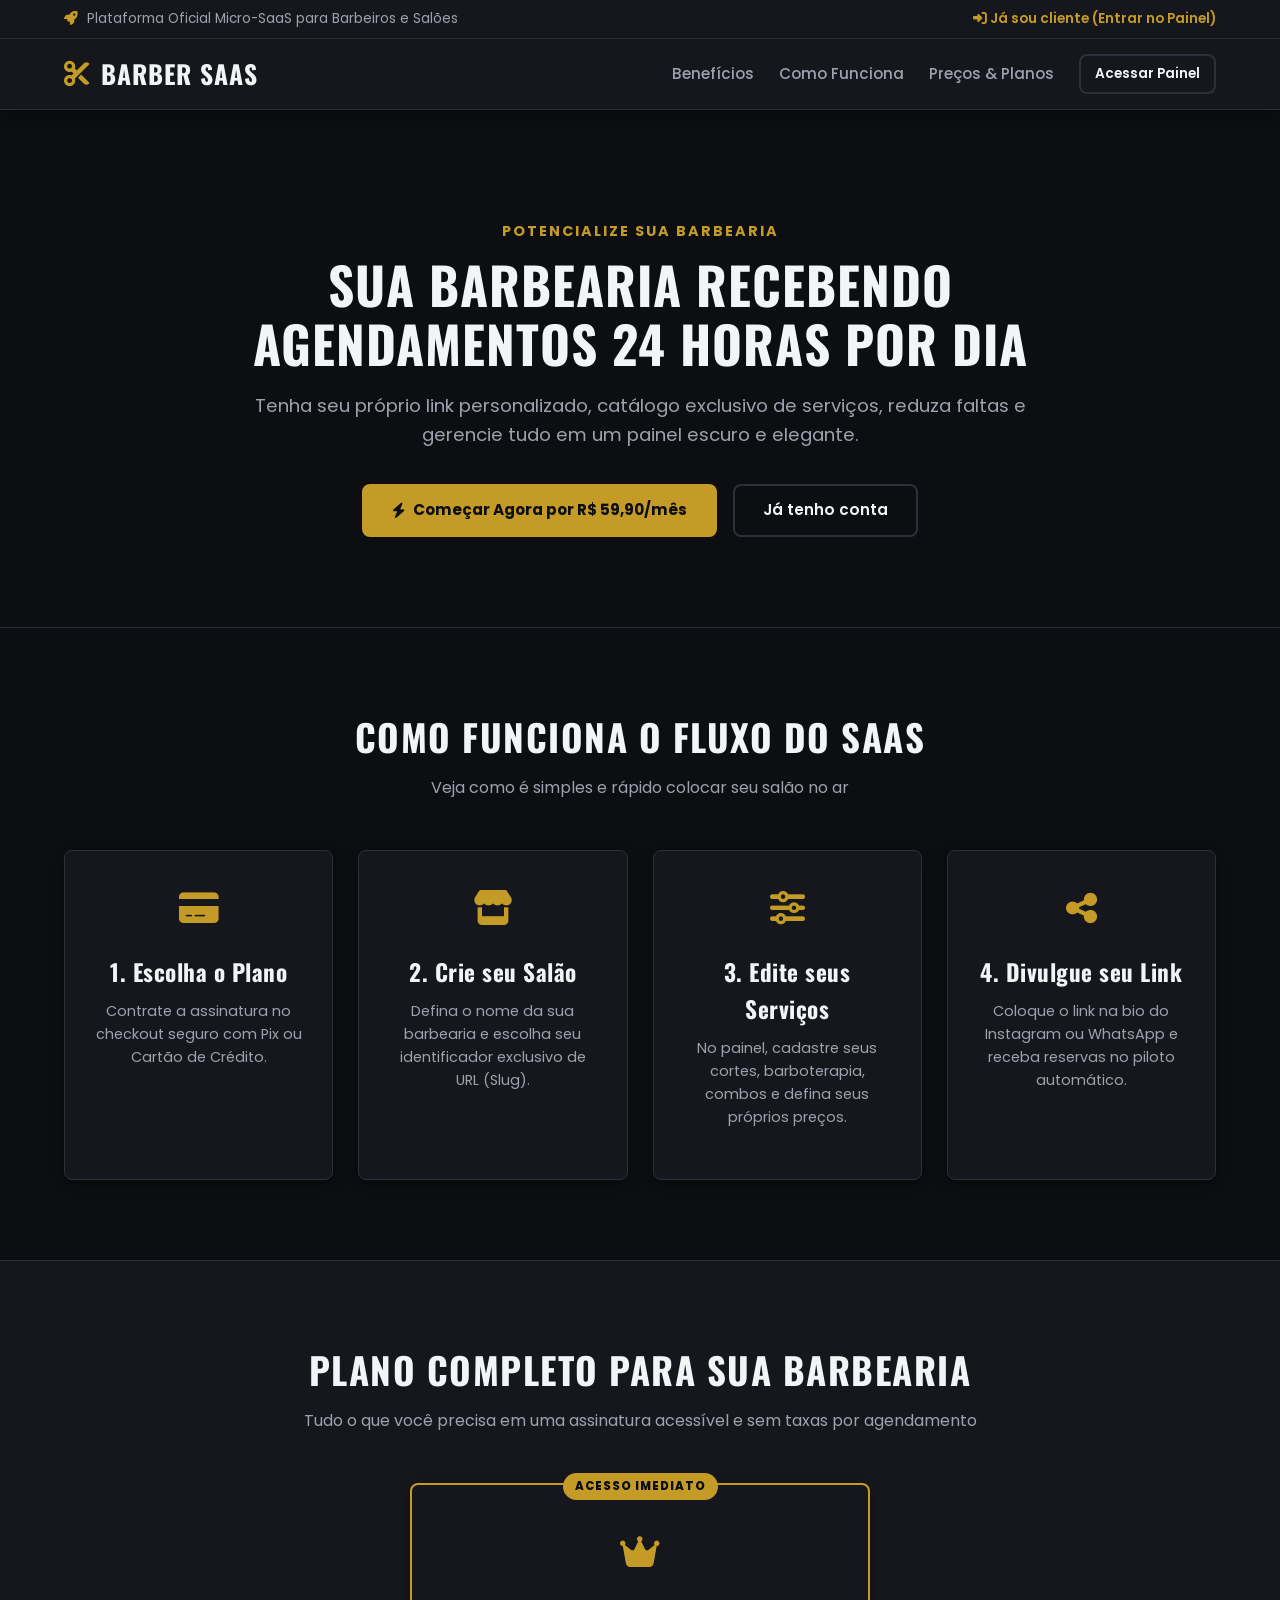
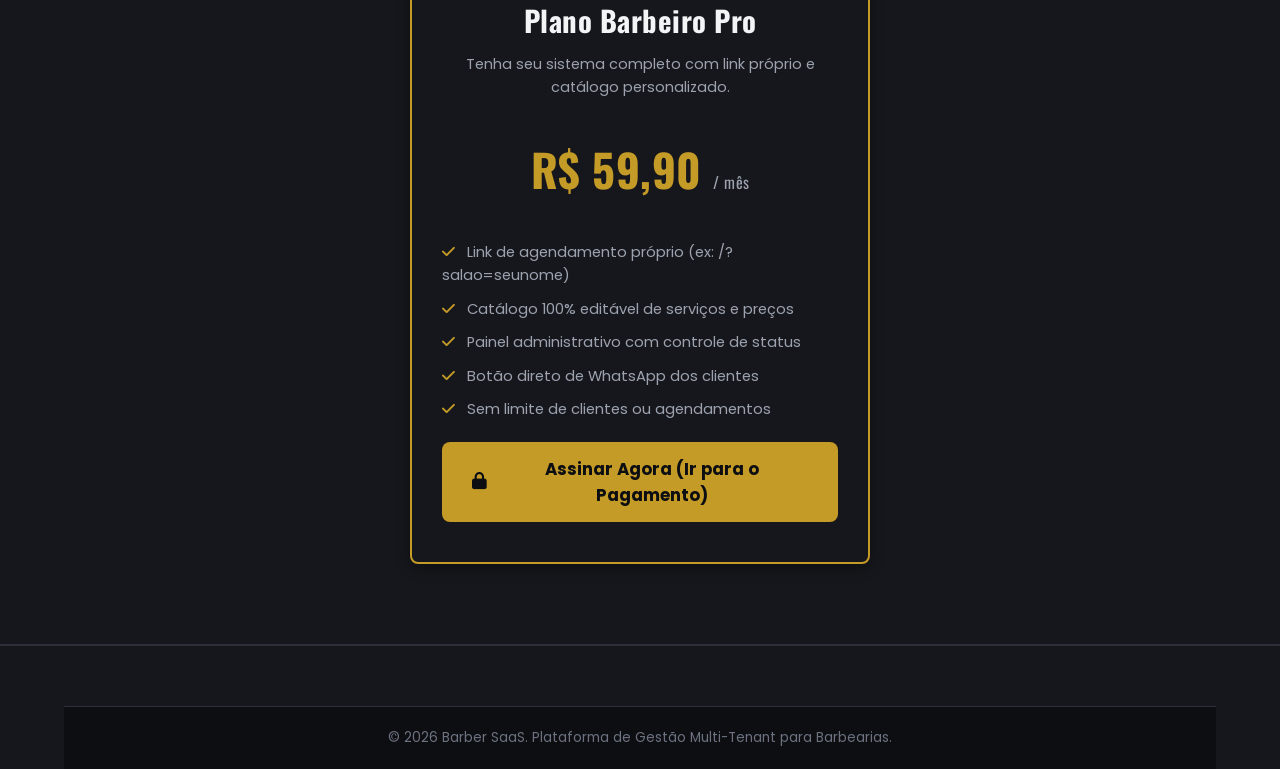
<file: landing_comercial.html>
<!DOCTYPE html>
<html lang="pt-br">
<head>
    <meta charset="UTF-8">
    <meta name="viewport" content="width=device-width, initial-scale=1.0">
    <title>Barber SaaS - O Sistema Definitivo para sua Barbearia</title>
    
    <!-- Google Fonts: Oswald & Poppins -->
    <link rel="preconnect" href="https://fonts.googleapis.com">
    <link rel="preconnect" href="https://fonts.gstatic.com" crossorigin>
    <link href="https://fonts.googleapis.com/css2?family=Oswald:wght@400;500;600;700&family=Poppins:wght@300;400;500;600;700&display=swap" rel="stylesheet">
    
    <!-- Font Awesome -->
    <link rel="stylesheet" href="https://cdnjs.cloudflare.com/ajax/libs/font-awesome/6.4.0/css/all.min.css">
    
    <!-- CSS Dark / Vintage -->
    <link rel="stylesheet" href="style.css">
</head>
<body>

    <!-- TOPBAR -->
    <div class="top-bar">
        <div class="container top-bar-content">
            <div class="top-info">
                <span><i class="fas fa-rocket"></i> Plataforma Oficial Micro-SaaS para Barbeiros e Salões</span>
            </div>
            <div>
                <a href="login.html" style="color: var(--accent-gold); text-decoration: none; font-weight: 600;">
                    <i class="fas fa-sign-in-alt"></i> Já sou cliente (Entrar no Painel)
                </a>
            </div>
        </div>
    </div>

    <!-- CABEÇALHO COMERCIAL -->
    <header class="header">
        <div class="container navbar">
            <a href="landing_comercial.html" class="logo">
                <i class="fas fa-scissors"></i> BARBER SAAS
            </a>

            <nav class="nav-menu">
                <ul>
                    <li><a href="#beneficios" class="nav-link">Benefícios</a></li>
                    <li><a href="#como-funciona" class="nav-link">Como Funciona</a></li>
                    <li><a href="#planos" class="nav-link">Preços & Planos</a></li>
                    <li><a href="login.html" class="btn btn-outline btn-sm">Acessar Painel</a></li>
                </ul>
            </nav>
        </div>
    </header>

    <!-- HERO COMERCIAL -->
    <section class="hero">
        <div class="container hero-content">
            <span class="sub-title">POTENCIALIZE SUA BARBEARIA</span>
            <h1>SUA BARBEARIA RECEBENDO AGENDAMENTOS 24 HORAS POR DIA</h1>
            <p>Tenha seu próprio link personalizado, catálogo exclusivo de serviços, reduza faltas e gerencie tudo em um painel escuro e elegante.</p>
            <div class="hero-btns">
                <a href="#planos" class="btn btn-primary"><i class="fas fa-bolt"></i> Começar Agora por R$ 59,90/mês</a>
                <a href="login.html" class="btn btn-outline">Já tenho conta</a>
            </div>
        </div>
    </section>

    <!-- SEÇÃO COMO FUNCIONA (O FLUXO) -->
    <section id="como-funciona" class="section">
        <div class="container">
            <div class="section-title">
                <h2>COMO FUNCIONA O FLUXO DO SAAS</h2>
                <p>Veja como é simples e rápido colocar seu salão no ar</p>
            </div>

            <div class="services-grid" style="grid-template-columns: repeat(auto-fit, minmax(240px, 1fr));">
                <div class="service-card">
                    <div class="service-icon"><i class="fas fa-credit-card"></i></div>
                    <h3>1. Escolha o Plano</h3>
                    <p>Contrate a assinatura no checkout seguro com Pix ou Cartão de Crédito.</p>
                </div>

                <div class="service-card">
                    <div class="service-icon"><i class="fas fa-store"></i></div>
                    <h3>2. Crie seu Salão</h3>
                    <p>Defina o nome da sua barbearia e escolha seu identificador exclusivo de URL (Slug).</p>
                </div>

                <div class="service-card">
                    <div class="service-icon"><i class="fas fa-sliders-h"></i></div>
                    <h3>3. Edite seus Serviços</h3>
                    <p>No painel, cadastre seus cortes, barboterapia, combos e defina seus próprios preços.</p>
                </div>

                <div class="service-card">
                    <div class="service-icon"><i class="fas fa-share-alt"></i></div>
                    <h3>4. Divulgue seu Link</h3>
                    <p>Coloque o link na bio do Instagram ou WhatsApp e receba reservas no piloto automático.</p>
                </div>
            </div>
        </div>
    </section>

    <!-- SEÇÃO DE PLANOS / GATEWAY SIMULADO -->
    <section id="planos" class="section booking-section">
        <div class="container">
            <div class="section-title">
                <h2>PLANO COMPLETO PARA SUA BARBEARIA</h2>
                <p>Tudo o que você precisa em uma assinatura acessível e sem taxas por agendamento</p>
            </div>

            <div style="max-width: 460px; margin: 0 auto;">
                <div class="service-card highlight" style="padding: 40px 30px;">
                    <div class="badge-pop">ACESSO IMEDIATO</div>
                    <div class="service-icon"><i class="fas fa-crown"></i></div>
                    <h3 style="font-size: 1.8rem;">Plano Barbeiro Pro</h3>
                    <p>Tenha seu sistema completo com link próprio e catálogo personalizado.</p>
                    
                    <div class="service-price" style="font-size: 2.8rem; margin: 15px 0;">
                        R$ 59,90 <span style="font-size: 1rem; color: var(--text-muted); font-weight: 400;">/ mês</span>
                    </div>

                    <div style="text-align: left; width: 100%; margin: 20px 0; font-size: 0.92rem; color: var(--text-muted); display: flex; flex-direction: column; gap: 10px;">
                        <div><i class="fas fa-check" style="color: var(--accent-gold); margin-right: 8px;"></i> Link de agendamento próprio (ex: /?salao=seunome)</div>
                        <div><i class="fas fa-check" style="color: var(--accent-gold); margin-right: 8px;"></i> Catálogo 100% editável de serviços e preços</div>
                        <div><i class="fas fa-check" style="color: var(--accent-gold); margin-right: 8px;"></i> Painel administrativo com controle de status</div>
                        <div><i class="fas fa-check" style="color: var(--accent-gold); margin-right: 8px;"></i> Botão direto de WhatsApp dos clientes</div>
                        <div><i class="fas fa-check" style="color: var(--accent-gold); margin-right: 8px;"></i> Sem limite de clientes ou agendamentos</div>
                    </div>

                    <button onclick="abrirModalCheckout()" class="btn btn-primary btn-block" style="font-size: 1.05rem;">
                        <i class="fas fa-lock"></i> Assinar Agora (Ir para o Pagamento)
                    </button>
                </div>
            </div>
        </div>
    </section>

    <!-- RODAPÉ -->
    <footer class="footer">
        <div class="container footer-bottom">
            <p>&copy; 2026 Barber SaaS. Plataforma de Gestão Multi-Tenant para Barbearias.</p>
        </div>
    </footer>

    <!-- MODAL DE CHECKOUT / GATEWAY DE PAGAMENTO (SIMULAÇÃO PROFISSIONAL) -->
    <div id="modalCheckout" class="modal">
        <div class="modal-content" style="max-width: 460px;">
            <span class="close-modal" onclick="fecharModalCheckout()">&times;</span>
            <div class="modal-header">
                <i class="fas fa-shield-alt modal-icon"></i>
                <h3>Checkout Seguro</h3>
                <p style="font-size: 0.88rem; color: var(--text-muted);">Simulação de Gateway (Stripe / Mercado Pago / Asaas)</p>
            </div>

            <div class="summary-box">
                <p><strong>Produto:</strong> Assinatura Mensal Barber SaaS Pro</p>
                <p><strong>Total:</strong> R$ 59,90/mês</p>
            </div>

            <div class="form-group">
                <label><i class="fas fa-wallet"></i> Forma de Pagamento</label>
                <select id="metodoPagamento" style="width: 100%; padding: 10px 14px; background: var(--bg-input); color: var(--text-main); border: 1px solid var(--border-color); border-radius: var(--radius); outline: none;">
                    <option value="pix">Pix (Aprovação Instantânea)</option>
                    <option value="cartao">Cartão de Crédito</option>
                </select>
            </div>

            <button type="button" id="btnConfirmarPagamento" onclick="processarPagamentoSimulado()" class="btn btn-primary btn-block">
                <i class="fas fa-check-circle"></i> Confirmar Pagamento & Ir ao Cadastro
            </button>
        </div>
    </div>

    <script>
        function abrirModalCheckout() {
            document.getElementById('modalCheckout').classList.add('active');
        }

        function fecharModalCheckout() {
            document.getElementById('modalCheckout').classList.remove('active');
        }

        function processarPagamentoSimulado() {
            const btn = document.getElementById('btnConfirmarPagamento');
            btn.innerHTML = '<i class="fas fa-spinner fa-spin"></i> Aprovando pagamento no Gateway...';
            btn.disabled = true;

            setTimeout(() => {
                // Pagamento aprovado com sucesso! Redireciona para o onboarding pós-pagamento
                window.location.href = 'cadastro_barbearia.html';
            }, 1200);
        }
    </script>

</body>
</html>
</file>
<file: style.css>
/* ==========================================================================
   BARBER SAAS - DESIGN SYSTEM DARK / VINTAGE
   Fontes: Oswald (Heading) & Poppins (Body)
   Cores: Dark Surface, Slate, Dourado Vintage (#C59B27)
   ========================================================================== */

:root {
    --bg-primary: #0D0E11;
    --bg-surface: #16171C;
    --bg-card: #1D1E24;
    --bg-subtle: #252730;
    --bg-input: #121317;
    --accent-gold: #C59B27;
    --accent-gold-hover: #DBAD30;
    --accent-gold-dark: #9E7B1D;
    --text-main: #F3F4F6;
    --text-muted: #9CA3AF;
    --text-dim: #6B7280;
    --border-color: #2D303B;
    --border-hover: #404452;
    --border-gold: rgba(197, 155, 39, 0.4);
    --success: #10B981;
    --success-bg: rgba(16, 185, 129, 0.15);
    --danger: #EF4444;
    --danger-bg: rgba(239, 68, 68, 0.15);
    --warning: #F59E0B;
    --warning-bg: rgba(245, 158, 11, 0.15);
    --shadow-sm: 0 4px 14px rgba(0, 0, 0, 0.35);
    --shadow-md: 0 10px 30px rgba(0, 0, 0, 0.55);
    --font-heading: 'Oswald', sans-serif;
    --font-body: 'Poppins', sans-serif;
    --radius: 8px;
    --radius-lg: 12px;
    --transition: all 0.25s ease;
}

* {
    margin: 0;
    padding: 0;
    box-sizing: border-box;
}

html {
    scroll-behavior: smooth;
}

body {
    font-family: var(--font-body);
    background-color: var(--bg-primary);
    color: var(--text-main);
    line-height: 1.6;
    min-height: 100vh;
}

.container {
    width: 90%;
    max-width: 1200px;
    margin: 0 auto;
}

/* ==========================================================================
   TOP BAR (Horários e Status)
   ========================================================================== */
.top-bar {
    background-color: var(--bg-surface);
    border-bottom: 1px solid var(--border-color);
    padding: 8px 0;
    font-size: 0.85rem;
    color: var(--text-muted);
}

.top-bar-content {
    display: flex;
    justify-content: space-between;
    align-items: center;
    flex-wrap: wrap;
    gap: 10px;
}

.top-info span {
    margin-right: 20px;
}

.top-info i {
    color: var(--accent-gold);
    margin-right: 5px;
}

.status-badge {
    display: inline-flex;
    align-items: center;
    padding: 4px 12px;
    border-radius: 50px;
    font-weight: 600;
    font-size: 0.8rem;
    background-color: var(--bg-subtle);
}

.status-badge.open {
    background-color: rgba(16, 185, 129, 0.18);
    color: #34D399;
    border: 1px solid rgba(16, 185, 129, 0.3);
}

.status-badge.closed {
    background-color: rgba(239, 68, 68, 0.18);
    color: #F87171;
    border: 1px solid rgba(239, 68, 68, 0.3);
}

.status-dot {
    width: 8px;
    height: 8px;
    border-radius: 50%;
    display: inline-block;
    margin-right: 6px;
    background-color: currentColor;
}

/* ==========================================================================
   HEADER E NAVEGAÇÃO
   ========================================================================== */
.header {
    background-color: var(--bg-surface);
    position: sticky;
    top: 0;
    z-index: 1000;
    border-bottom: 1px solid var(--border-color);
    box-shadow: var(--shadow-sm);
}

.navbar {
    display: flex;
    justify-content: space-between;
    align-items: center;
    height: 70px;
}

.logo {
    font-family: var(--font-heading);
    font-size: 1.6rem;
    font-weight: 700;
    color: var(--text-main);
    text-decoration: none;
    letter-spacing: 1px;
    display: inline-flex;
    align-items: center;
    gap: 10px;
}

.logo i {
    color: var(--accent-gold);
}

.nav-menu ul {
    display: flex;
    list-style: none;
    gap: 25px;
    align-items: center;
}

.nav-link {
    text-decoration: none;
    color: var(--text-muted);
    font-weight: 500;
    font-size: 0.95rem;
    transition: var(--transition);
}

.nav-link:hover, .nav-link.active {
    color: var(--accent-gold);
}

.menu-toggle {
    display: none;
    background: none;
    border: none;
    font-size: 1.5rem;
    color: var(--text-main);
    cursor: pointer;
}

/* ==========================================================================
   HERO SECTION
   ========================================================================== */
.hero {
    position: relative;
    background: linear-gradient(rgba(13, 14, 17, 0.88), rgba(13, 14, 17, 0.95)), 
                url('https://images.unsplash.com/photo-1503951914875-452162b0f3f1?auto=format&fit=crop&w=1350&q=80') center/cover no-repeat;
    padding: 110px 0 90px;
    text-align: center;
    border-bottom: 1px solid var(--border-color);
}

.hero-content {
    max-width: 800px;
    margin: 0 auto;
}

.sub-title {
    color: var(--accent-gold);
    font-weight: 700;
    letter-spacing: 2px;
    font-size: 0.9rem;
    display: block;
    margin-bottom: 12px;
    text-transform: uppercase;
}

.hero h1 {
    font-family: var(--font-heading);
    font-size: 3.2rem;
    color: var(--text-main);
    line-height: 1.15;
    margin-bottom: 18px;
    letter-spacing: 1px;
}

.hero p {
    font-size: 1.15rem;
    color: var(--text-muted);
    margin-bottom: 35px;
}

.hero-btns {
    display: flex;
    justify-content: center;
    gap: 16px;
    flex-wrap: wrap;
}

/* ==========================================================================
   BOTÕES GERAIS
   ========================================================================== */
.btn {
    display: inline-flex;
    align-items: center;
    justify-content: center;
    gap: 8px;
    padding: 12px 28px;
    border-radius: var(--radius);
    text-decoration: none;
    font-weight: 600;
    cursor: pointer;
    border: 2px solid transparent;
    transition: var(--transition);
    font-size: 0.95rem;
    font-family: var(--font-body);
}

.btn-primary {
    background-color: var(--accent-gold);
    color: #0D0E11;
    font-weight: 700;
}

.btn-primary:hover {
    background-color: var(--accent-gold-hover);
    color: #000;
    transform: translateY(-2px);
    box-shadow: 0 4px 15px rgba(197, 155, 39, 0.4);
}

.btn-primary:disabled {
    opacity: 0.6;
    cursor: not-allowed;
    transform: none;
    box-shadow: none;
}

.btn-outline {
    border-color: var(--border-color);
    background-color: transparent;
    color: var(--text-main);
}

.btn-outline:hover {
    border-color: var(--accent-gold);
    color: var(--accent-gold);
    background-color: rgba(197, 155, 39, 0.08);
}

.btn-outline-gold {
    border-color: var(--accent-gold);
    background-color: transparent;
    color: var(--accent-gold);
}

.btn-outline-gold:hover {
    background-color: var(--accent-gold);
    color: #0D0E11;
}

.btn-danger {
    background-color: var(--danger);
    color: #FFFFFF;
}

.btn-danger:hover {
    background-color: #DC2626;
}

.btn-outline-danger {
    border-color: rgba(239, 68, 68, 0.5);
    color: #F87171;
    background: transparent;
}

.btn-outline-danger:hover {
    background-color: var(--danger);
    color: #FFF;
}

.btn-success {
    background-color: var(--success);
    color: #FFFFFF;
}

.btn-success:hover {
    background-color: #059669;
}

.btn-sm {
    padding: 7px 14px;
    font-size: 0.85rem;
}

.btn-block {
    display: flex;
    width: 100%;
}

/* ==========================================================================
   SEÇÕES GERAIS E SERVIÇOS
   ========================================================================== */
.section {
    padding: 80px 0;
}

.section-title {
    text-align: center;
    margin-bottom: 50px;
}

.section-title h2 {
    font-family: var(--font-heading);
    font-size: 2.3rem;
    color: var(--text-main);
    letter-spacing: 1.5px;
    margin-bottom: 8px;
}

.section-title p {
    color: var(--text-muted);
    font-size: 1rem;
}

.services-grid {
    display: grid;
    grid-template-columns: repeat(auto-fit, minmax(260px, 1fr));
    gap: 25px;
}

.service-card {
    background-color: var(--bg-surface);
    padding: 30px;
    border-radius: var(--radius);
    box-shadow: var(--shadow-sm);
    border: 1px solid var(--border-color);
    position: relative;
    display: flex;
    flex-direction: column;
    align-items: center;
    text-align: center;
    transition: var(--transition);
}

.service-card:hover {
    transform: translateY(-5px);
    box-shadow: var(--shadow-md);
    border-color: var(--border-gold);
}

.service-card.highlight {
    border: 2px solid var(--accent-gold);
}

.badge-pop {
    position: absolute;
    top: -12px;
    background-color: var(--accent-gold);
    color: #0D0E11;
    font-size: 0.72rem;
    font-weight: 800;
    letter-spacing: 1px;
    padding: 4px 12px;
    border-radius: 50px;
}

.service-icon {
    font-size: 2.2rem;
    color: var(--accent-gold);
    margin-bottom: 15px;
}

.service-card h3 {
    font-family: var(--font-heading);
    font-size: 1.45rem;
    margin-bottom: 10px;
    color: var(--text-main);
    letter-spacing: 0.5px;
}

.service-card p {
    font-size: 0.9rem;
    color: var(--text-muted);
    margin-bottom: 20px;
    flex-grow: 1;
}

.service-price {
    font-size: 1.6rem;
    font-weight: 700;
    color: var(--accent-gold);
    margin-bottom: 18px;
    font-family: var(--font-heading);
    letter-spacing: 0.5px;
}

.btn-select-service {
    background-color: var(--bg-subtle);
    border: 1px solid var(--border-color);
    color: var(--text-main);
    padding: 10px 18px;
    border-radius: var(--radius);
    cursor: pointer;
    font-weight: 600;
    width: 100%;
    transition: var(--transition);
    font-family: var(--font-body);
}

.btn-select-service:hover {
    background-color: var(--accent-gold);
    color: #0D0E11;
    border-color: var(--accent-gold);
}

/* ==========================================================================
   SEÇÃO DE AGENDAMENTO
   ========================================================================== */
.booking-section {
    background-color: var(--bg-surface);
    border-top: 1px solid var(--border-color);
    border-bottom: 1px solid var(--border-color);
}

.booking-wrapper {
    display: grid;
    grid-template-columns: 1fr 1.1fr;
    gap: 45px;
    align-items: center;
}

.booking-info h2 {
    font-family: var(--font-heading);
    font-size: 2.3rem;
    margin-bottom: 15px;
    letter-spacing: 1px;
}

.booking-info p {
    color: var(--text-muted);
    margin-bottom: 30px;
}

.info-list {
    display: flex;
    flex-direction: column;
    gap: 20px;
}

.info-item {
    display: flex;
    align-items: flex-start;
    gap: 15px;
}

.info-item i {
    font-size: 1.4rem;
    color: var(--accent-gold);
    margin-top: 3px;
}

.info-item h4 {
    font-size: 1rem;
    color: var(--text-main);
    margin-bottom: 2px;
}

.info-item p {
    margin-bottom: 0;
    font-size: 0.85rem;
    color: var(--text-muted);
}

.booking-form-container {
    background-color: var(--bg-card);
    padding: 35px;
    border-radius: var(--radius-lg);
    box-shadow: var(--shadow-md);
    border: 1px solid var(--border-color);
}

.form-group {
    margin-bottom: 20px;
}

.form-group label {
    display: block;
    margin-bottom: 8px;
    font-size: 0.85rem;
    font-weight: 600;
    color: var(--text-main);
    letter-spacing: 0.3px;
}

.form-group label i {
    color: var(--accent-gold);
    margin-right: 6px;
}

.form-group input, 
.form-group select {
    width: 100%;
    padding: 12px 14px;
    border: 1px solid var(--border-color);
    border-radius: var(--radius);
    background-color: var(--bg-input);
    color: var(--text-main);
    font-family: var(--font-body);
    font-size: 0.95rem;
    outline: none;
    transition: var(--transition);
}

.form-group input:focus, 
.form-group select:focus {
    border-color: var(--accent-gold);
    box-shadow: 0 0 0 3px rgba(197, 155, 39, 0.2);
}

.form-group input::placeholder {
    color: var(--text-dim);
}

.form-group select option {
    background-color: var(--bg-surface);
    color: var(--text-main);
}

.form-row {
    display: grid;
    grid-template-columns: 1fr 1fr;
    gap: 15px;
}

.form-helper {
    font-size: 0.78rem;
    color: var(--text-muted);
    margin-top: 5px;
    display: block;
}

/* ==========================================================================
   ALERTA E FEEDBACK VISUAL NO DOM
   ========================================================================== */
.alert {
    padding: 12px 16px;
    border-radius: var(--radius);
    margin-bottom: 20px;
    font-size: 0.9rem;
    display: flex;
    align-items: center;
    gap: 10px;
    animation: fadeIn 0.3s ease;
}

.alert-danger {
    background-color: var(--danger-bg);
    color: #FCA5A5;
    border: 1px solid rgba(239, 68, 68, 0.35);
}

.alert-success {
    background-color: var(--success-bg);
    color: #6EE7B7;
    border: 1px solid rgba(16, 185, 129, 0.35);
}

.alert-warning {
    background-color: var(--warning-bg);
    color: #FCD34D;
    border: 1px solid rgba(245, 158, 11, 0.35);
}

.alert-info {
    background-color: var(--info-bg);
    color: #93C5FD;
    border: 1px solid rgba(59, 130, 246, 0.35);
}

@keyframes fadeIn {
    from { opacity: 0; transform: translateY(-6px); }
    to { opacity: 1; transform: translateY(0); }
}

/* ==========================================================================
   TELAS DE AUTENTICAÇÃO E ONBOARDING (CENTRALIZADAS)
   ========================================================================== */
.auth-wrapper {
    display: flex;
    flex-direction: column;
    justify-content: center;
    align-items: center;
    min-height: 100vh;
    padding: 40px 20px;
    background: radial-gradient(circle at top, #1a1b22 0%, #0D0E11 70%);
}

.auth-header {
    text-align: center;
    margin-bottom: 25px;
}

.auth-header .logo {
    font-size: 2rem;
    margin-bottom: 8px;
}

.auth-header p {
    color: var(--text-muted);
    font-size: 0.95rem;
}

.auth-card {
    width: 100%;
    max-width: 440px;
}

.auth-footer-links {
    margin-top: 22px;
    text-align: center;
    display: flex;
    flex-direction: column;
    gap: 10px;
    font-size: 0.88rem;
}

.auth-link {
    color: var(--text-muted);
    text-decoration: none;
    transition: var(--transition);
}

.auth-link:hover {
    color: var(--accent-gold);
    text-decoration: underline;
}

.auth-link.highlight {
    color: var(--accent-gold);
    font-weight: 600;
}

.slug-preview-box {
    background-color: var(--bg-subtle);
    border: 1px dashed var(--border-color);
    padding: 10px 14px;
    border-radius: var(--radius);
    font-size: 0.82rem;
    color: var(--text-muted);
    margin-top: 6px;
    word-break: break-all;
}

.slug-preview-box strong {
    color: var(--accent-gold);
}

/* ==========================================================================
   PAINEL ADMINISTRATIVO SAAS (DASHBOARD)
   ========================================================================== */
.dashboard-nav {
    background-color: var(--bg-surface);
    border-bottom: 1px solid var(--border-color);
    padding: 14px 0;
    position: sticky;
    top: 0;
    z-index: 900;
    box-shadow: var(--shadow-sm);
}

.dashboard-nav-content {
    display: flex;
    justify-content: space-between;
    align-items: center;
    flex-wrap: wrap;
    gap: 15px;
}

.dashboard-brand {
    display: flex;
    align-items: center;
    gap: 14px;
}

.tenant-badge {
    background-color: rgba(197, 155, 39, 0.15);
    border: 1px solid var(--border-gold);
    color: var(--accent-gold);
    font-size: 0.8rem;
    font-weight: 700;
    padding: 4px 12px;
    border-radius: 50px;
    display: inline-flex;
    align-items: center;
    gap: 6px;
}

.dashboard-actions {
    display: flex;
    align-items: center;
    gap: 12px;
}

.user-email-tag {
    font-size: 0.85rem;
    color: var(--text-muted);
    display: flex;
    align-items: center;
    gap: 6px;
}

.dashboard-hero {
    padding: 30px 0 20px;
    display: flex;
    justify-content: space-between;
    align-items: center;
    flex-wrap: wrap;
    gap: 15px;
}

.dashboard-hero h1 {
    font-family: var(--font-heading);
    font-size: 2.2rem;
    letter-spacing: 1px;
}

.dashboard-stats {
    display: grid;
    grid-template-columns: repeat(auto-fit, minmax(220px, 1fr));
    gap: 20px;
    margin-bottom: 35px;
}

.stat-card {
    background-color: var(--bg-surface);
    border: 1px solid var(--border-color);
    border-radius: var(--radius);
    padding: 22px;
    display: flex;
    justify-content: space-between;
    align-items: center;
    box-shadow: var(--shadow-sm);
}

.stat-card-info h4 {
    font-size: 0.85rem;
    color: var(--text-muted);
    text-transform: uppercase;
    letter-spacing: 0.5px;
    margin-bottom: 6px;
}

.stat-card-info .stat-number {
    font-size: 2.2rem;
    font-family: var(--font-heading);
    color: var(--text-main);
    line-height: 1;
}

.stat-card-icon {
    font-size: 2.2rem;
    color: var(--accent-gold);
    opacity: 0.8;
}

.dashboard-filter-bar {
    background-color: var(--bg-surface);
    border: 1px solid var(--border-color);
    border-radius: var(--radius);
    padding: 16px 20px;
    margin-bottom: 25px;
    display: flex;
    justify-content: space-between;
    align-items: center;
    flex-wrap: wrap;
    gap: 15px;
}

.filter-group {
    display: flex;
    align-items: center;
    gap: 12px;
    flex-wrap: wrap;
}

.filter-btn {
    background: transparent;
    border: 1px solid var(--border-color);
    color: var(--text-muted);
    padding: 6px 14px;
    border-radius: 50px;
    font-size: 0.85rem;
    cursor: pointer;
    font-weight: 500;
    transition: var(--transition);
}

.filter-btn:hover, .filter-btn.active {
    background-color: var(--accent-gold);
    color: #0D0E11;
    border-color: var(--accent-gold);
    font-weight: 700;
}

/* CARDS DE AGENDAMENTOS NO PAINEL */
.appointment-card {
    background-color: var(--bg-surface);
    border: 1px solid var(--border-color);
    border-radius: var(--radius);
    padding: 24px;
    box-shadow: var(--shadow-sm);
    display: flex;
    flex-direction: column;
    justify-content: space-between;
    position: relative;
    transition: var(--transition);
}

.appointment-card:hover {
    border-color: var(--border-gold);
    box-shadow: var(--shadow-md);
}

.appointment-header {
    display: flex;
    justify-content: space-between;
    align-items: flex-start;
    margin-bottom: 15px;
    gap: 10px;
}

.appointment-header h3 {
    font-family: var(--font-heading);
    font-size: 1.35rem;
    color: var(--text-main);
    letter-spacing: 0.5px;
}

.badge-status {
    padding: 4px 10px;
    border-radius: 50px;
    font-size: 0.75rem;
    font-weight: 700;
    text-transform: uppercase;
    letter-spacing: 0.5px;
    white-space: nowrap;
}

.badge-status.pendente {
    background-color: var(--warning-bg);
    color: #FBBF24;
    border: 1px solid rgba(245, 158, 11, 0.3);
}

.badge-status.concluido {
    background-color: var(--success-bg);
    color: #34D399;
    border: 1px solid rgba(16, 185, 129, 0.3);
}

.badge-status.cancelado {
    background-color: var(--danger-bg);
    color: #F87171;
    border: 1px solid rgba(239, 68, 68, 0.3);
}

.appointment-details {
    display: flex;
    flex-direction: column;
    gap: 10px;
    margin-bottom: 20px;
    font-size: 0.9rem;
}

.detail-line {
    display: flex;
    align-items: center;
    gap: 10px;
    color: var(--text-muted);
}

.detail-line i {
    color: var(--accent-gold);
    width: 18px;
    text-align: center;
}

.detail-line strong {
    color: var(--text-main);
}

.appointment-actions {
    display: flex;
    gap: 10px;
    padding-top: 15px;
    border-top: 1px solid var(--border-color);
}

.empty-state {
    text-align: center;
    padding: 60px 20px;
    background-color: var(--bg-surface);
    border: 1px dashed var(--border-color);
    border-radius: var(--radius);
    grid-column: 1 / -1;
}

.empty-state i {
    font-size: 3.5rem;
    color: var(--accent-gold);
    margin-bottom: 15px;
    opacity: 0.6;
}

.empty-state h3 {
    font-family: var(--font-heading);
    font-size: 1.6rem;
    margin-bottom: 8px;
}

.empty-state p {
    color: var(--text-muted);
    max-width: 450px;
    margin: 0 auto;
}

/* ==========================================================================
   RODAPÉ / CONTATO
   ========================================================================== */
.footer {
    background-color: var(--bg-surface);
    padding-top: 60px;
    border-top: 1px solid var(--border-color);
}

.footer-content {
    display: grid;
    grid-template-columns: repeat(auto-fit, minmax(250px, 1fr));
    gap: 40px;
    margin-bottom: 40px;
}

.footer-col h3 {
    font-family: var(--font-heading);
    font-size: 1.6rem;
    margin-bottom: 15px;
    letter-spacing: 1px;
}

.footer-col h4 {
    font-size: 1rem;
    margin-bottom: 15px;
    color: var(--accent-gold);
    letter-spacing: 0.5px;
}

.footer-col p {
    color: var(--text-muted);
    font-size: 0.9rem;
    margin-bottom: 8px;
}

.footer-col p i {
    color: var(--accent-gold);
    margin-right: 8px;
}

.social-links {
    margin-top: 15px;
}

.social-links a {
    display: inline-flex;
    align-items: center;
    justify-content: center;
    width: 38px;
    height: 38px;
    background-color: var(--bg-subtle);
    color: var(--text-main);
    border-radius: 50%;
    margin-right: 8px;
    transition: var(--transition);
    text-decoration: none;
    border: 1px solid var(--border-color);
}

.social-links a:hover {
    background-color: var(--accent-gold);
    color: #0D0E11;
    border-color: var(--accent-gold);
}

.footer-bottom {
    background-color: var(--bg-primary);
    text-align: center;
    padding: 20px 0;
    font-size: 0.85rem;
    color: var(--text-dim);
    border-top: 1px solid var(--border-color);
}

/* ==========================================================================
   MODAL DE CONFIRMAÇÃO
   ========================================================================== */
.modal {
    display: none;
    position: fixed;
    top: 0;
    left: 0;
    width: 100%;
    height: 100%;
    background-color: rgba(0, 0, 0, 0.75);
    backdrop-filter: blur(4px);
    z-index: 2000;
    align-items: center;
    justify-content: center;
    padding: 20px;
}

.modal.active {
    display: flex;
}

.modal-content {
    background-color: var(--bg-card);
    width: 100%;
    max-width: 480px;
    border-radius: var(--radius-lg);
    padding: 35px;
    position: relative;
    box-shadow: var(--shadow-md);
    border: 1px solid var(--border-gold);
    animation: modalPop 0.3s ease;
}

@keyframes modalPop {
    from { opacity: 0; transform: scale(0.94); }
    to { opacity: 1; transform: scale(1); }
}

.close-modal {
    position: absolute;
    top: 15px;
    right: 20px;
    font-size: 1.6rem;
    cursor: pointer;
    color: var(--text-muted);
    transition: var(--transition);
}

.close-modal:hover {
    color: var(--text-main);
}

.modal-header {
    text-align: center;
    margin-bottom: 20px;
}

.modal-header h3 {
    font-family: var(--font-heading);
    font-size: 1.8rem;
    letter-spacing: 0.5px;
}

.modal-icon {
    font-size: 3.2rem;
    color: var(--accent-gold);
    margin-bottom: 12px;
}

.summary-box {
    background-color: var(--bg-input);
    padding: 18px;
    border-radius: var(--radius);
    margin: 15px 0;
    font-size: 0.92rem;
    border: 1px solid var(--border-color);
}

.summary-box p {
    margin-bottom: 8px;
    color: var(--text-muted);
}

.summary-box p strong {
    color: var(--text-main);
}

.modal-note {
    font-size: 0.8rem;
    color: var(--text-muted);
    margin-bottom: 20px;
    text-align: center;
}

/* ==========================================================================
   BANNER DE AVISO: TENANT NÃO IDENTIFICADO
   ========================================================================== */
.tenant-warning-banner {
    background-color: rgba(245, 158, 11, 0.15);
    border-bottom: 1px solid rgba(245, 158, 11, 0.35);
    padding: 12px 0;
    text-align: center;
    font-size: 0.9rem;
    color: #FCD34D;
}

.tenant-warning-banner a {
    color: #FBBF24;
    font-weight: 700;
    text-decoration: underline;
    margin-left: 6px;
}

/* ==========================================================================
   RESPONSIVIDADE (MOBILE)
   ========================================================================== */
@media (max-width: 768px) {
    .menu-toggle {
        display: block;
    }

    .nav-menu {
        position: absolute;
        top: 70px;
        left: 0;
        width: 100%;
        background-color: var(--bg-surface);
        border-bottom: 1px solid var(--border-color);
        display: none;
        box-shadow: var(--shadow-md);
    }

    .nav-menu.active {
        display: block;
    }

    .nav-menu ul {
        flex-direction: column;
        padding: 20px;
        gap: 15px;
        align-items: flex-start;
    }

    .booking-wrapper {
        grid-template-columns: 1fr;
    }

    .hero h1 {
        font-size: 2.3rem;
    }

    .top-bar-content {
        flex-direction: column;
        text-align: center;
    }

    .top-info span {
        display: block;
        margin-right: 0;
        margin-bottom: 4px;
    }

    .form-row {
        grid-template-columns: 1fr;
    }

    .dashboard-nav-content {
        flex-direction: column;
        align-items: flex-start;
    }

    .dashboard-actions {
        width: 100%;
        justify-content: space-between;
    }

    .dashboard-filter-bar {
        flex-direction: column;
        align-items: flex-start;
    }
}
</file>
